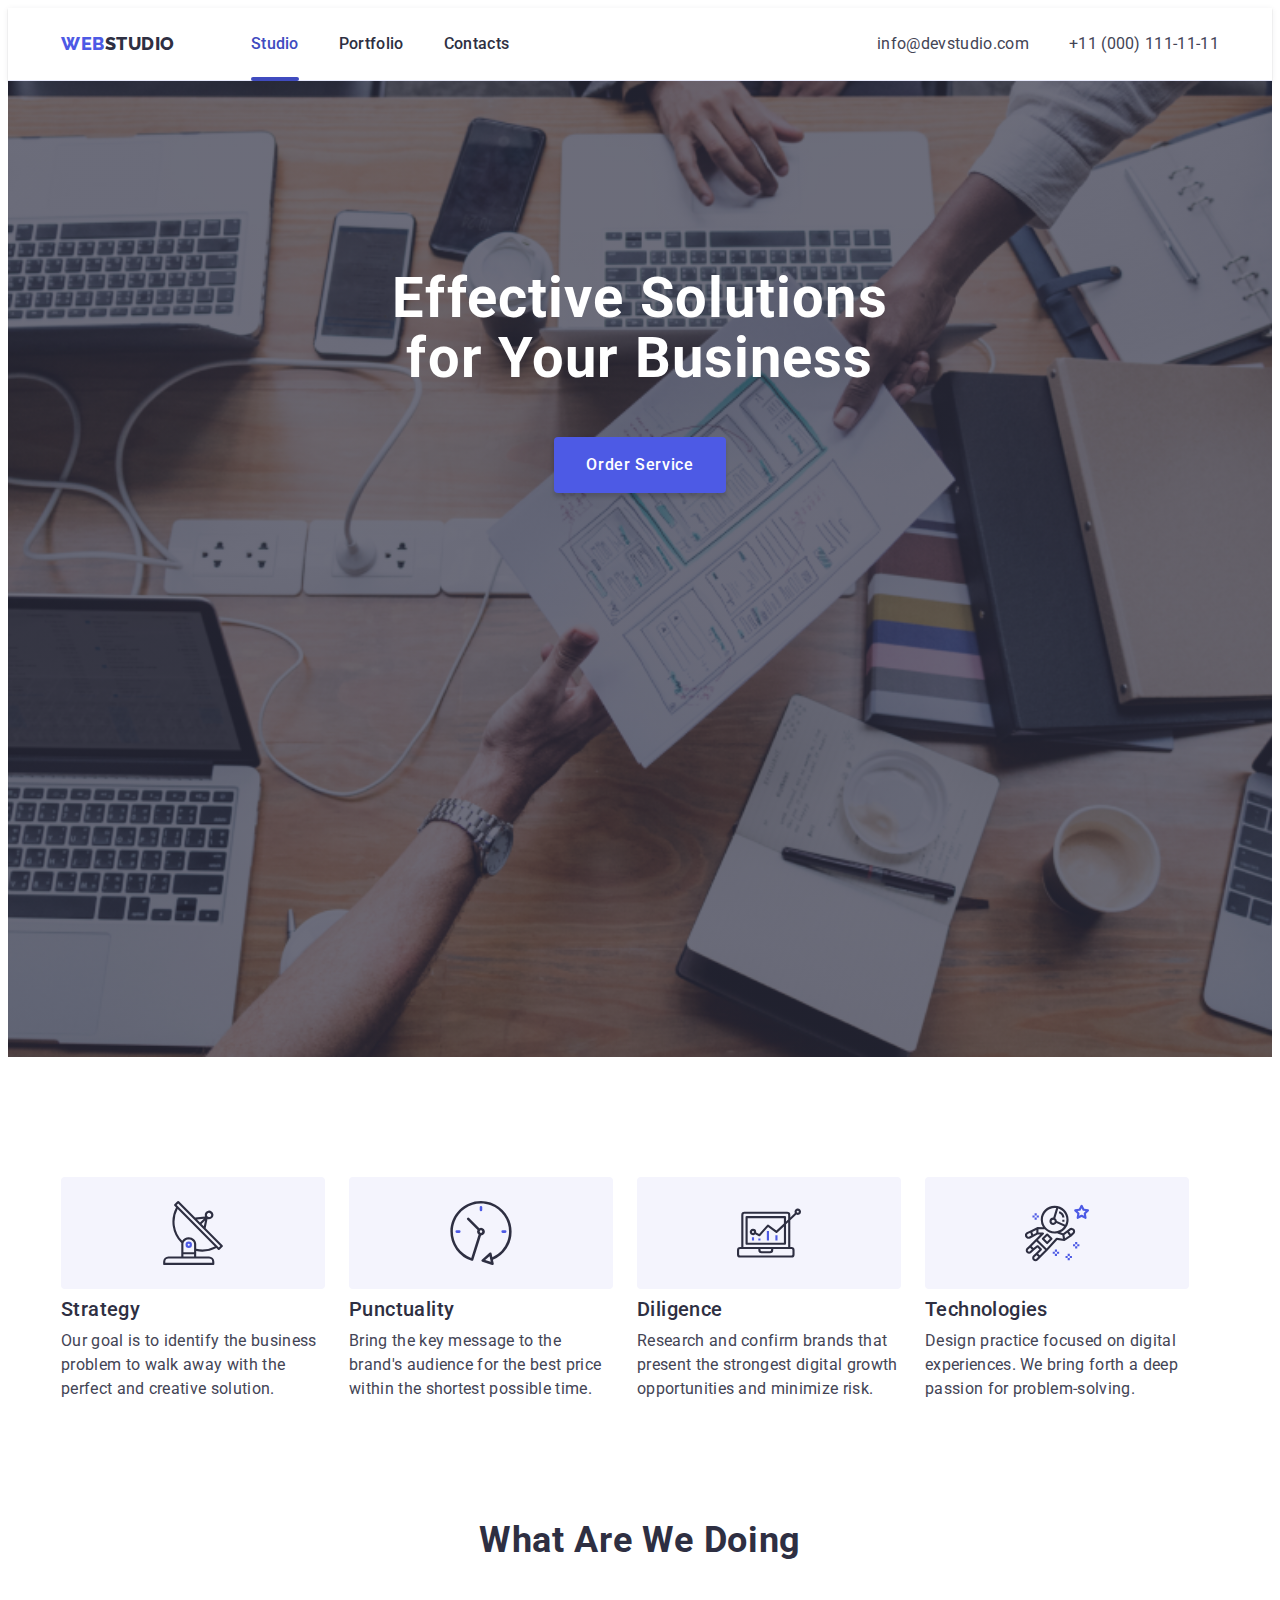
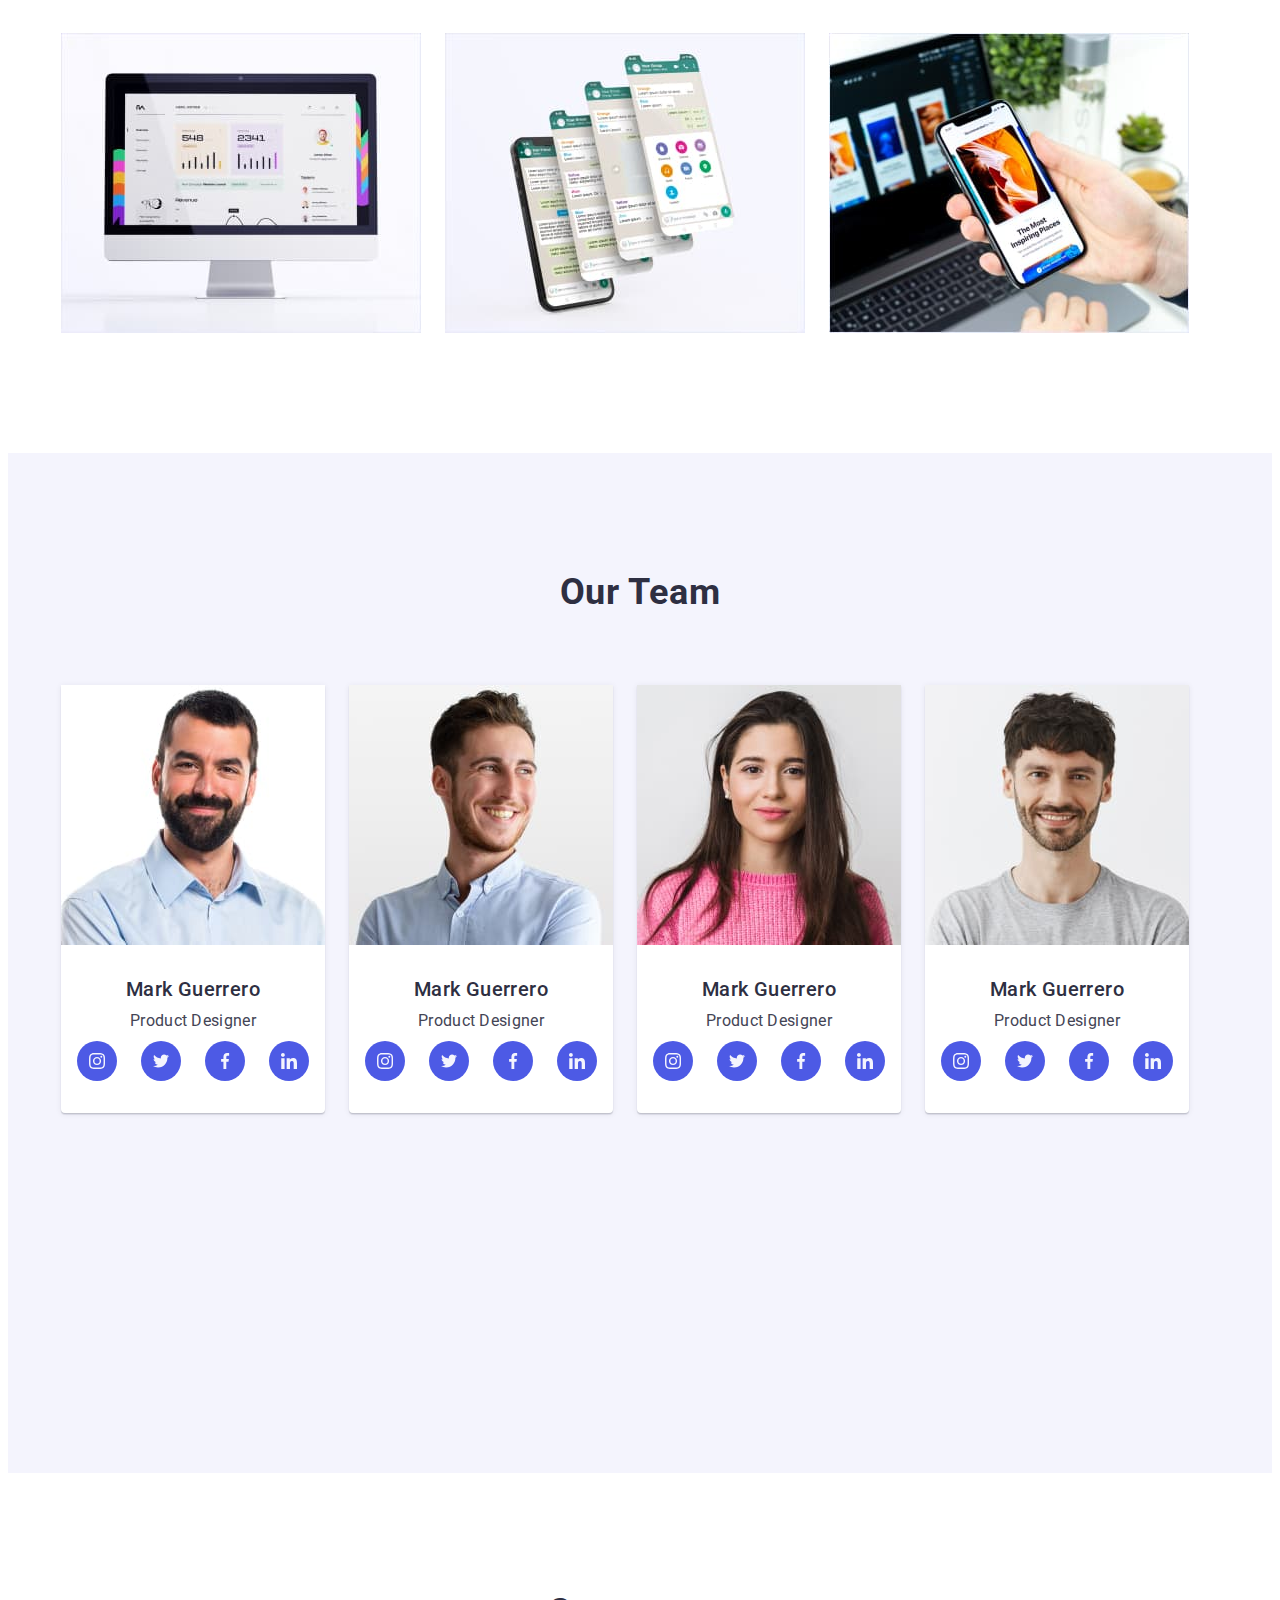
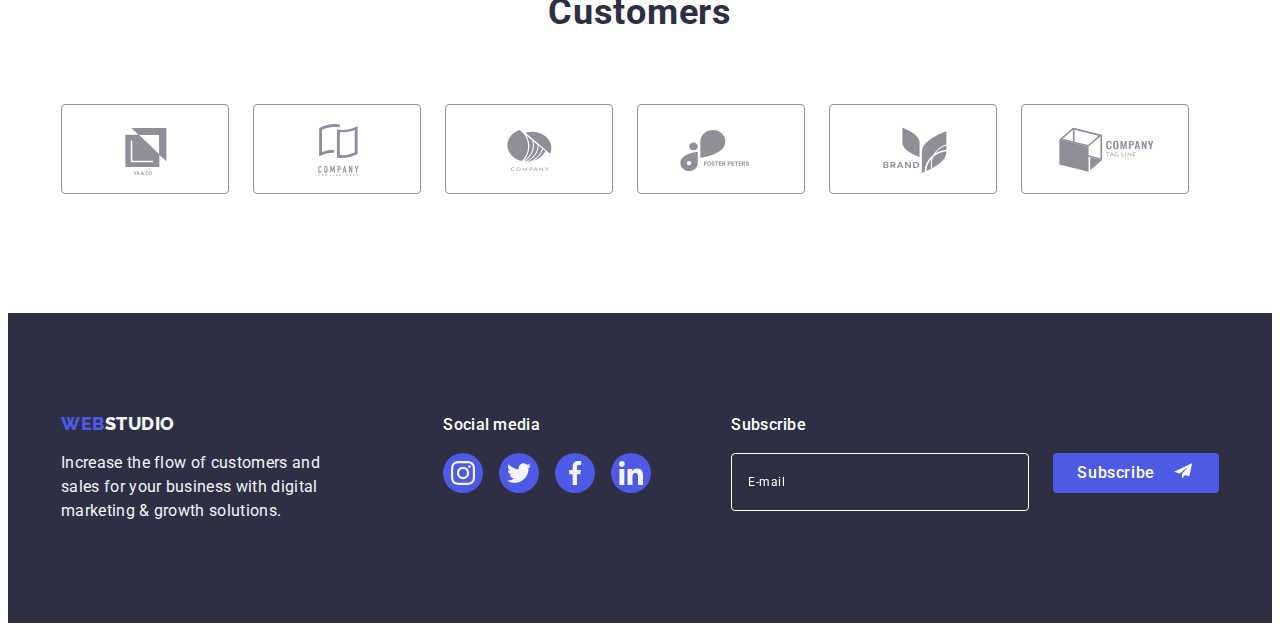
<file: index.html>
<!DOCTYPE html>
<html lang="en">
  <head>
    <meta charset="UTF-8" />
    <meta http-equiv="X-UA-Compatible" content="IE=edge" />
    <meta name="viewport" content="width=device-width, initial-scale=1.0" />
    <link rel="preconnect" href="https://fonts.googleapis.com" />
    <link rel="preconnect" href="https://fonts.gstatic.com" crossorigin />
    <link
      href="https://fonts.googleapis.com/css2?family=Raleway:wght@800&family=Roboto:wght@400;500;700;900&display=swap"
      rel="stylesheet"
    />
    <title>WebStudio</title>
    <link
      rel="stylesheet"
      href="https://cdnjs.cloudflare.com/ajax/libs/modern-normalize/2.0.0/modern-normalize.min.css"
      integrity="sha512-4xo8blKMVCiXpTaLzQSLSw3KFOVPWhm/TRtuPVc4WG6kUgjH6J03IBuG7JZPkcWMxJ5huwaBpOpnwYElP/m6wg=="
      crossorigin="anonymous"
      referrerpolicy="no-referrer"
    />
    <link rel="stylesheet" href="./css/styles.css" />
  </head>
  <body>
    <header class="header">
      <div class="container header-container">
        <nav class="header-navigation">
          <a class="logo heder-logo link" href="./index.html"
            >Web<span class="header-logo-part">Studio</span>
          </a>
          <ul class="header-menu list">
            <li class="header-menu-items">
              <a class="header-menu-link link current" href="./index.html"
                >Studio</a
              >
            </li>
            <li class="header-menu-items">
              <a class="header-menu-link link" href="./portfolio.html"
                >Portfolio</a
              >
            </li>
            <li class="header-menu-items">
              <a class="header-menu-link link" href="">Contacts</a>
            </li>
          </ul>
        </nav>
        <address class="header-contacts">
          <ul class="contacts-menu list">
            <li class="header-contacts-item">
              <a
                class="header-contacts-link link"
                href="mailto:info@devstudio.com"
                >info@devstudio.com</a
              >
            </li>
            <li class="header-contacts-item">
              <a class="header-contacts-link link" href="tel:+110001111111"
                >+11 (000) 111-11-11</a
              >
            </li>
          </ul>
        </address>
      </div>
    </header>
    <main>
      <section class="hero">
        <div class="container he ro-container">
          <h1 class="hero-title">Effective Solutions for Your Business</h1>
          <button class="hero-btn btn" type="button" data-modal-open>
            Order Service
          </button>
        </div>
      </section>

      <!-- Strategy -->

      <section class="strategy">
        <div class="container">
          <h2 class="visually-hidden">Advantage</h2>
          <ul class="advantage-list list">
            <li class="advantage-item">
              <div class="advantage-icons-block">
                <svg class="steategy-icons" width="64" height="64">
                  <use href="./images/icons.svg#icon-antenna"></use>
                </svg>
              </div>
              <h3 class="subtitle">Strategy</h3>
              <p class="advantage-text">
                Our goal is to identify the business problem to walk away with
                the perfect and creative solution.
              </p>
            </li>
            <li class="advantage-item">
              <div class="advantage-icons-block">
                <svg class="steategy-icons" width="64" height="64">
                  <use href="./images/icons.svg#icon-clock"></use>
                </svg>
              </div>
              <h3 class="subtitle">Punctuality</h3>
              <p class="advantage-text">
                Bring the key message to the brand's audience for the best price
                within the shortest possible time.
              </p>
            </li>
            <li class="advantage-item">
              <div class="advantage-icons-block">
                <svg class="steategy-icons" width="64" height="64">
                  <use href="./images/icons.svg#icon-diagram"></use>
                </svg>
              </div>
              <h3 class="subtitle">Diligence</h3>
              <p class="advantage-text">
                Research and confirm brands that present the strongest digital
                growth opportunities and minimize risk.
              </p>
            </li>
            <li class="advantage-item">
              <div class="advantage-icons-block">
                <svg class="steategy-icons" width="64" height="64">
                  <use href="./images/icons.svg#icon-astronaut"></use>
                </svg>
              </div>
              <h3 class="subtitle">Technologies</h3>
              <p class="advantage-text">
                Design practice focused on digital experiences. We bring forth a
                deep passion for problem-solving.
              </p>
            </li>
          </ul>
        </div>
      </section>

      <!--What are we doing  -->

      <section class="products">
        <div class="container">
          <h2 class="products-title">What are we doing</h2>
          <ul class="products-list list">
            <li class="products-item">
              <img
                src="./images/img1.jpg"
                alt="digital marketing"
                width="360"
                height="300"
              />
            </li>
            <li class="products-item">
              <img
                src="./images/img2.jpg"
                alt="application design"
                width="360"
                height="300"
              />
            </li>
            <li class="products-item">
              <img
                src="./images/img3.jpg"
                alt="plugin"
                width="360"
                height="300"
              />
            </li>
          </ul>
        </div>
      </section>

      <!-- Our team -->

      <section class="team">
        <div class="container team-container">
          <h2 class="team-title">Our Team</h2>
          <ul class="team-list list">
            <li class="team-item">
              <img
                src="./images/img4.jpg"
                alt="Product Designer photo"
                width="264"
                height="260"
              />
              <div class="card">
                <h3 class="subtitle">Mark Guerrero</h3>
                <p class="team-descr subtitle-descr">Product Designer</p>
                <ul class="social-icons-list list">
                  <li class="social-icons-item">
                    <a
                      class="social-icons-link link"
                      href=""
                      aria-label="instagram"
                      target="_blank"
                      rel="noopener noreferrer"
                    >
                      <svg class="social-icons" width="16" height="16">
                        <use href="./images/icons.svg#icon-instagram"></use>
                      </svg>
                    </a>
                  </li>
                  <li class="social-icons-item">
                    <a
                      class="social-icons-link link"
                      href=""
                      aria-label="instagram"
                      target="_blank"
                      rel="noopener noreferrer"
                    >
                      <svg class="social-icons" width="16" height="16">
                        <use href="./images/icons.svg#icon-twitter"></use>
                      </svg>
                    </a>
                  </li>
                  <li class="social-icons-item">
                    <a
                      class="social-icons-link link"
                      href=""
                      aria-label="instagram"
                      target="_blank"
                      rel="noopener noreferrer"
                    >
                      <svg class="social-icons" width="16" height="16">
                        <use href="./images/icons.svg#icon-facebook"></use>
                      </svg>
                    </a>
                  </li>
                  <li class="social-icons-item">
                    <a
                      class="social-icons-link link"
                      href=""
                      aria-label="instagram"
                      target="_blank"
                      rel="noopener noreferrer"
                    >
                      <svg class="social-icons" width="16" height="16">
                        <use href="./images/icons.svg#icon-linkedin"></use>
                      </svg>
                    </a>
                  </li>
                </ul>
              </div>
            </li>
            <li class="team-item">
              <img
                src="./images/img5.jpg"
                alt="rontend Developer photo"
                width="264"
                height="260"
              />
              <div class="card">
                <h3 class="subtitle">Mark Guerrero</h3>
                <p class="team-descr subtitle-descr">Product Designer</p>
                <ul class="social-icons-list list">
                  <li class="social-icons-item">
                    <a
                      class="social-icons-link link"
                      href=""
                      aria-label="instagram"
                      target="_blank"
                      rel="noopener noreferrer"
                    >
                      <svg class="social-icons" width="16" height="16">
                        <use href="./images/icons.svg#icon-instagram"></use>
                      </svg>
                    </a>
                  </li>
                  <li class="social-icons-item">
                    <a
                      class="social-icons-link link"
                      href=""
                      aria-label="instagram"
                      target="_blank"
                      rel="noopener noreferrer"
                    >
                      <svg class="social-icons" width="16" height="16">
                        <use href="./images/icons.svg#icon-twitter"></use>
                      </svg>
                    </a>
                  </li>
                  <li class="social-icons-item">
                    <a
                      class="social-icons-link link"
                      href=""
                      aria-label="instagram"
                      target="_blank"
                      rel="noopener noreferrer"
                    >
                      <svg class="social-icons" width="16" height="16">
                        <use href="./images/icons.svg#icon-facebook"></use>
                      </svg>
                    </a>
                  </li>
                  <li class="social-icons-item">
                    <a
                      class="social-icons-link link"
                      href=""
                      aria-label="instagram"
                      target="_blank"
                      rel="noopener noreferrer"
                    >
                      <svg class="social-icons" width="16" height="16">
                        <use href="./images/icons.svg#icon-linkedin"></use>
                      </svg>
                    </a>
                  </li>
                </ul>
              </div>
            </li>
            <li class="team-item">
              <img
                src="./images/img6.jpg"
                alt="Marketing photo"
                width="264"
                height="260"
              />
              <div class="card">
                <h3 class="subtitle">Mark Guerrero</h3>
                <p class="team-descr subtitle-descr">Product Designer</p>
                <ul class="social-icons-list list">
                  <li class="social-icons-item">
                    <a
                      class="social-icons-link link"
                      href=""
                      aria-label="instagram"
                      target="_blank"
                      rel="noopener noreferrer"
                    >
                      <svg class="social-icons" width="16" height="16">
                        <use href="./images/icons.svg#icon-instagram"></use>
                      </svg>
                    </a>
                  </li>
                  <li class="social-icons-item">
                    <a
                      class="social-icons-link link"
                      href=""
                      aria-label="instagram"
                      target="_blank"
                      rel="noopener noreferrer"
                    >
                      <svg class="social-icons" width="16" height="16">
                        <use href="./images/icons.svg#icon-twitter"></use>
                      </svg>
                    </a>
                  </li>
                  <li class="social-icons-item">
                    <a
                      class="social-icons-link link"
                      href=""
                      aria-label="instagram"
                      target="_blank"
                      rel="noopener noreferrer"
                    >
                      <svg class="social-icons" width="16" height="16">
                        <use href="./images/icons.svg#icon-facebook"></use>
                      </svg>
                    </a>
                  </li>
                  <li class="social-icons-item">
                    <a
                      class="social-icons-link link"
                      href=""
                      aria-label="instagram"
                      target="_blank"
                      rel="noopener noreferrer"
                    >
                      <svg class="social-icons" width="16" height="16">
                        <use href="./images/icons.svg#icon-linkedin"></use>
                      </svg>
                    </a>
                  </li>
                </ul>
              </div>
            </li>
            <li class="team-item">
              <img
                src="./images/img7.jpg"
                alt="UI Designer photo"
                width="264"
                height="260"
              />
              <div class="card">
                <h3 class="subtitle">Mark Guerrero</h3>
                <p class="team-descr subtitle-descr">Product Designer</p>
                <ul class="social-icons-list list">
                  <li class="social-icons-item">
                    <a
                      class="social-icons-link link"
                      href=""
                      aria-label="instagram"
                      target="_blank"
                      rel="noopener noreferrer"
                    >
                      <svg class="social-icons" width="16" height="16">
                        <use href="./images/icons.svg#icon-instagram"></use>
                      </svg>
                    </a>
                  </li>
                  <li class="social-icons-item">
                    <a
                      class="social-icons-link link"
                      href=""
                      aria-label="instagram"
                      target="_blank"
                      rel="noopener noreferrer"
                    >
                      <svg class="social-icons" width="16" height="16">
                        <use href="./images/icons.svg#icon-twitter"></use>
                      </svg>
                    </a>
                  </li>
                  <li class="social-icons-item">
                    <a
                      class="social-icons-link link"
                      href=""
                      aria-label="instagram"
                      target="_blank"
                      rel="noopener noreferrer"
                    >
                      <svg class="social-icons" width="16" height="16">
                        <use href="./images/icons.svg#icon-facebook"></use>
                      </svg>
                    </a>
                  </li>
                  <li class="social-icons-item">
                    <a
                      class="social-icons-link link"
                      href=""
                      aria-label="instagram"
                      target="_blank"
                      rel="noopener noreferrer"
                    >
                      <svg class="social-icons" width="16" height="16">
                        <use href="./images/icons.svg#icon-linkedin"></use>
                      </svg>
                    </a>
                  </li>
                </ul>
              </div>
            </li>
          </ul>
        </div>
      </section>

      <section class="customers">
        <div class="container customers-container">
          <h2 class="customers-title">Customers</h2>
          <ul class="customers-list list">
            <li class="customers-item">
              <a href="" class="customers-link link">
                <svg class="customers-icons" width="104" height="56">
                  <use href="./images/icons.svg#icon-cus-icon-1"></use>
                </svg>
              </a>
            </li>
            <li class="customers-item">
              <a href="" class="customers-link link">
                <svg class="customers-icons" width="104" height="56">
                  <use href="./images/icons.svg#icon-cus-icon-2"></use>
                </svg>
              </a>
            </li>
            <li class="customers-item">
              <a href="" class="customers-link link">
                <svg class="customers-icons" width="104" height="56">
                  <use href="./images/icons.svg#icon-cus-icon-3"></use>
                </svg>
              </a>
            </li>
            <li class="customers-item">
              <a href="" class="customers-link link">
                <svg class="customers-icons" width="104" height="56">
                  <use href="./images/icons.svg#icon-cus-icon-4"></use>
                </svg>
              </a>
            </li>
            <li class="customers-item">
              <a href="" class="customers-link link">
                <svg class="customers-icons" width="104" height="56">
                  <use href="./images/icons.svg#icon-cus-icon-5"></use>
                </svg>
              </a>
            </li>
            <li class="customers-item">
              <a href="" class="customers-link link">
                <svg class="customers-icons" width="104" height="56">
                  <use href="./images/icons.svg#icon-cus-icon-6"></use>
                </svg>
              </a>
            </li>
          </ul>
        </div>
      </section>
    </main>

    <footer class="footer">
      <div class="container footer-container">
        <div class="footer-descr">
          <a class="logo footer-logo link" href="./index.html"
            >Web<span class="footer-logo-part">Studio</span>
          </a>
          <p class="footer-text">
            Increase the flow of customers and sales for your business with
            digital marketing & growth solutions.
          </p>
        </div>
        <div class="footer-social">
          <p class="footer-subtitle">Social media</p>
          <ul class="social-icons-list footer-social-list list">
            <li class="social-icons-item">
              <a
                class="social-icons-link footer-icons link"
                href=""
                aria-label="instagram"
                target="_blank"
                rel="noopener noreferrer"
              >
                <svg class="social-icons" width="24" height="24">
                  <use href="./images/icons.svg#icon-instagram"></use>
                </svg>
              </a>
            </li>
            <li class="social-icons-item">
              <a
                class="social-icons-link footer-icons link"
                href=""
                aria-label="instagram"
                target="_blank"
                rel="noopener noreferrer"
              >
                <svg class="social-icons" width="24" height="24">
                  <use href="./images/icons.svg#icon-twitter"></use>
                </svg>
              </a>
            </li>
            <li class="social-icons-item">
              <a
                class="social-icons-link footer-icons link"
                href=""
                aria-label="instagram"
                target="_blank"
                rel="noopener noreferrer"
              >
                <svg class="social-icons" width="24" height="24">
                  <use href="./images/icons.svg#icon-facebook"></use>
                </svg>
              </a>
            </li>
            <li class="social-icons-item">
              <a
                class="social-icons-link footer-icons link"
                href=""
                aria-label="instagram"
                target="_blank"
                rel="noopener noreferrer"
              >
                <svg class="social-icons" width="24" height="24">
                  <use href="./images/icons.svg#icon-linkedin"></use>
                </svg>
              </a>
            </li>
          </ul>
        </div>
        <div class="footer-form">
          <p class="footer-subtitle">Subscribe</p>
          <form class="subscribe-form">
            <label
              for="footer-email"
              aria-label="footer-email"
              class="footer-label"
              ><input
                type="email"
                name="footer-email"
                id="footer-email"
                placeholder="E-mail"
                class="footer-input"
            /></label>
            <button type="submit" class="btn footer-btn">
              Subscribe<svg class="btn-icon" width="24" height="24">
                <use href="./images/icons.svg#icon-frame"></use>
              </svg>
            </button>
          </form>
        </div>
      </div>
    </footer>
    <div class="backdrop is-hidden" data-modal>
      <div class="modal">
        <button class="btn modal-btn" type="submit" data-modal-close>
          <svg class="modal-icon" width="8" height="8">
            <use href="./images/icons.svg#icon-close-black"></use>
          </svg>
        </button>
        <p class="modal-title">Leave your contacts and we will call you back</p>
        <form class="modal-form">
          <div class="form-block">
            <label for="user-name" class="modal-label">Name</label>
            <div class="input-wrap">
              <input
                type="text"
                name="user-name"
                id="user-name"
                class="modal-input"
              />
              <svg class="input-icons" width="18" height="24">
                <use href="./images/icons.svg#icon-person"></use>
              </svg>
            </div>
          </div>
          <div class="form-block">
            <label for="phone" class="modal-label">Phone</label>
            <div class="input-wrap">
              <input
                type="tel"
                name="user-phone"
                id="phone"
                class="modal-input"
              />
              <svg class="input-icons" width="18" height="24">
                <use href="./images/icons.svg#icon-phone"></use>
              </svg>
            </div>
          </div>
          <div class="form-block">
            <label for="user-email" class="modal-label">Email</label>
            <div class="input-wrap">
              <input
                type="email"
                name="user-email"
                id="user-email"
                class="modal-input"
              />
              <svg class="input-icons" width="18" height="24">
                <use href="./images/icons.svg#icon-email"></use>
              </svg>
            </div>
          </div>
          <div class="form-textarea">
            <label for="user-comment" class="modal-label">Comment</label>
            <textarea
              class="coments"
              name="user-comment"
              id="user-comment"
              placeholder="Text input"
            ></textarea>
          </div>
          <div class="check-block">
            <input
              type="checkbox"
              name="user-privacy"
              id="user-privacy"
              class="input-check visually-hidden"
              value="true"
            />
            <label for="user-privacy" class="check-text"
              ><span class="check-span">
                <svg class="check-icons" width="10" height="8">
                  <use href="./images/icons.svg#icon-checkbox"></use>
                </svg>
              </span>
              I accept the terms and conditions of the&#32;
              <a class="link" href="">Privacy Policy</a></label
            >
          </div>
          <button class="btn form-btn" type="submit">Send</button>
        </form>
      </div>
    </div>
    <script src="./js/modal.js"></script>
  </body>
</html>
</file>
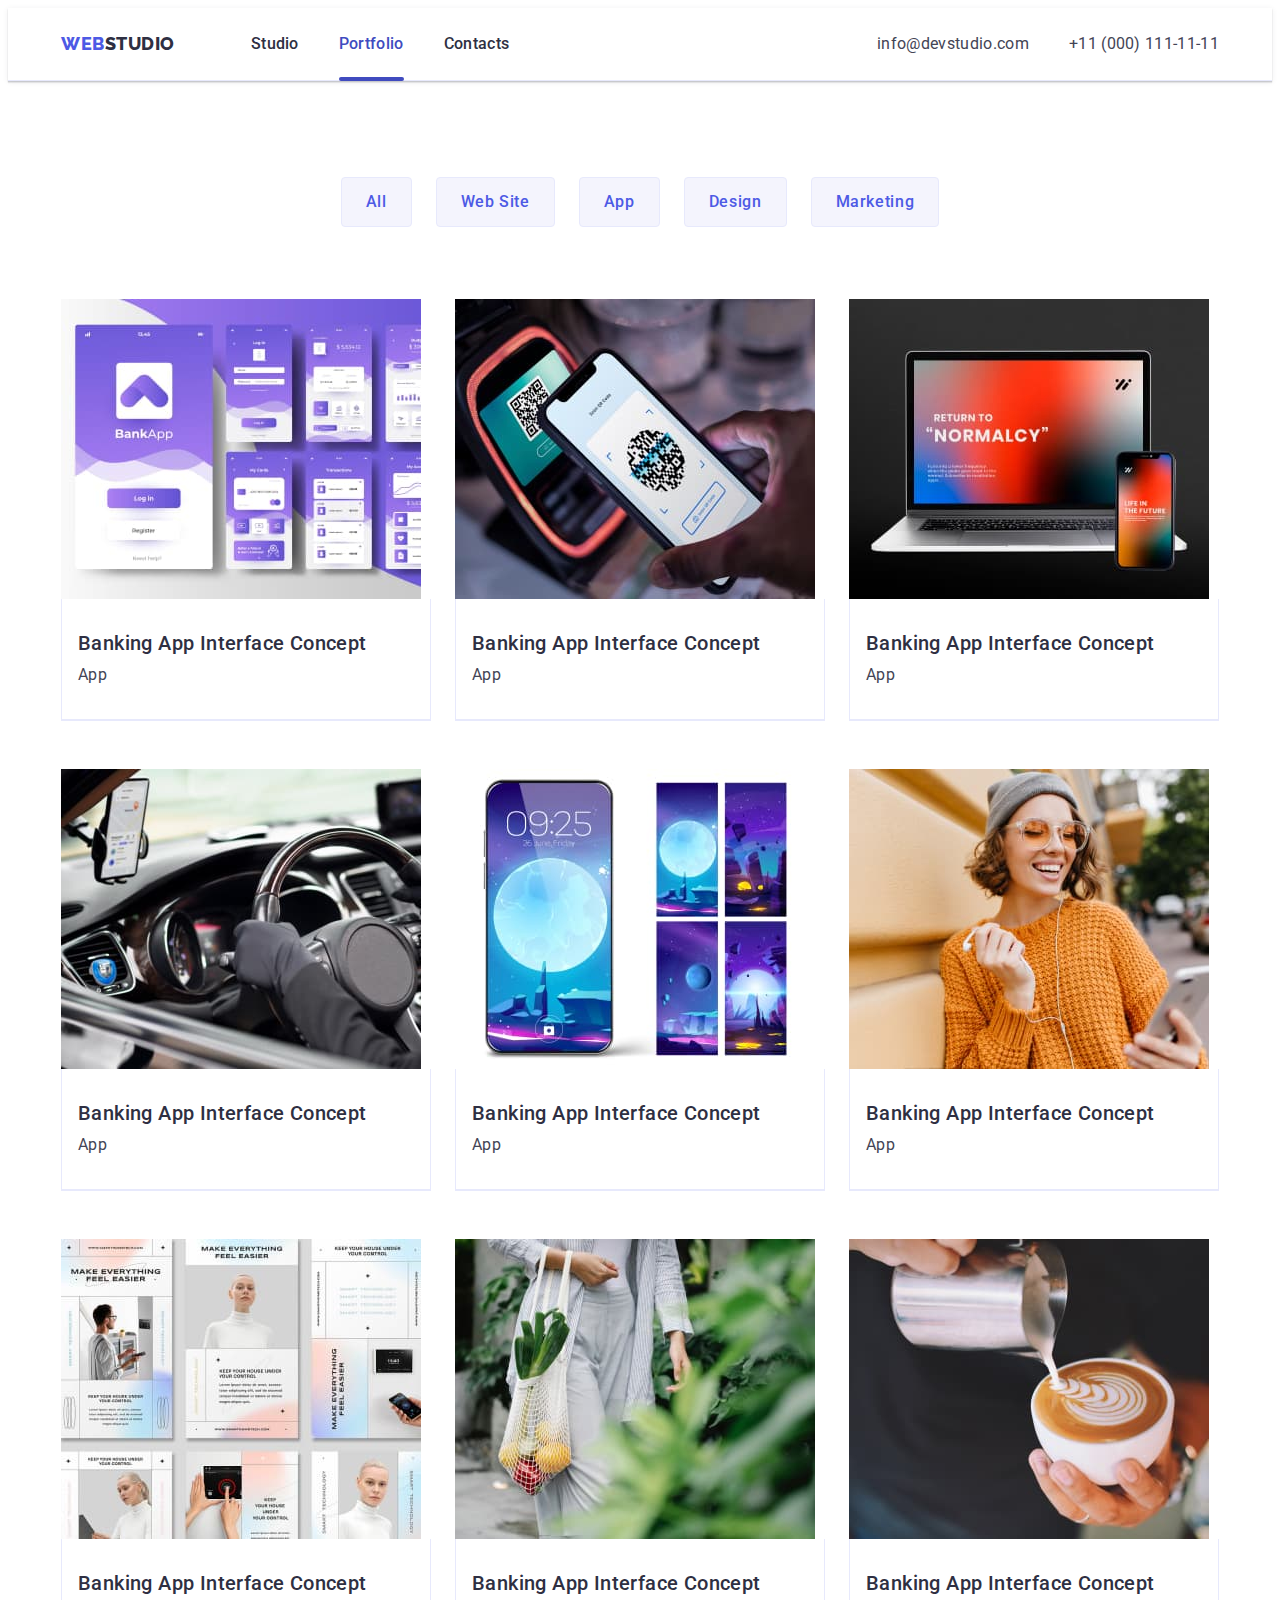
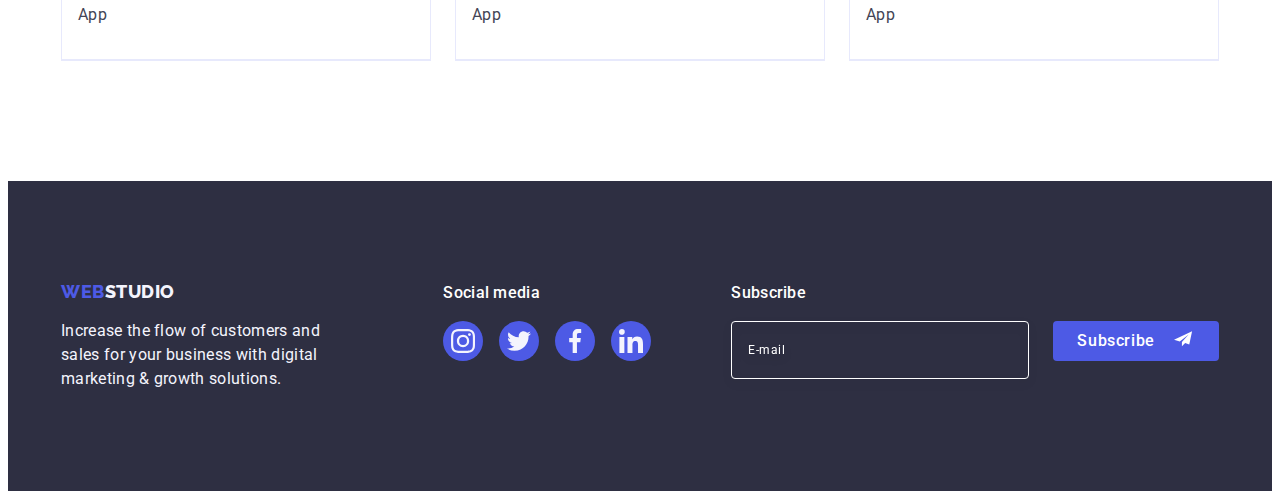
<file: portfolio.html>
<!DOCTYPE html>
<html lang="en">
  <head>
    <meta charset="UTF-8" />
    <meta http-equiv="X-UA-Compatible" content="IE=edge" />
    <meta name="viewport" content="width=device-width, initial-scale=1.0" />
    <link rel="preconnect" href="https://fonts.googleapis.com" />
    <link rel="preconnect" href="https://fonts.gstatic.com" crossorigin />
    <link
      href="https://fonts.googleapis.com/css2?family=Raleway:wght@800&family=Roboto:wght@400;500;700;900&display=swap"
      rel="stylesheet"
    />
    <title>WebStudio</title>
    <link
      rel="stylesheet"
      href="https://cdnjs.cloudflare.com/ajax/libs/modern-normalize/2.0.0/modern-normalize.min.css"
      integrity="sha512-4xo8blKMVCiXpTaLzQSLSw3KFOVPWhm/TRtuPVc4WG6kUgjH6J03IBuG7JZPkcWMxJ5huwaBpOpnwYElP/m6wg=="
      crossorigin="anonymous"
      referrerpolicy="no-referrer"
    />
    <link rel="stylesheet" href="./css/styles.css" />
  </head>
  <body>
    <header class="header">
      <div class="container header-container">
        <nav class="header-navigation">
          <a class="logo heder-logo link" href="./index.html"
            >Web<span class="header-logo-part">Studio</span>
          </a>
          <ul class="header-menu list">
            <li class="header-menu-items">
              <a class="header-menu-link link" href="./index.html">Studio</a>
            </li>
            <li class="header-menu-items">
              <a class="header-menu-link current link" href="./portfolio.html"
                >Portfolio</a
              >
            </li>
            <li class="header-menu-items">
              <a class="header-menu-link link" href="">Contacts</a>
            </li>
          </ul>
        </nav>
        <address class="header-contacts">
          <ul class="contacts-menu list">
            <li class="header-contacts-item">
              <a
                class="header-contacts-link link"
                href="mailto:info@devstudio.com"
                >info@devstudio.com</a
              >
            </li>
            <li class="header-contacts-item">
              <a class="header-contacts-link link" href="tel:+110001111111"
                >+11 (000) 111-11-11</a
              >
            </li>
          </ul>
        </address>
      </div>
    </header>
    <main>
      <section class="filter">
        <div class="container">
          <h1 class="visually-hidden">Hero</h1>
          <ul class="portfolio-filter list">
            <li class="portfolio-filter-item">
              <button class="btn btn-portfolio" type="button">All</button>
            </li>
            <li class="portfolio-filter-item">
              <button class="btn btn-portfolio" type="button">Web Site</button>
            </li>
            <li class="portfolio-filter-item">
              <button class="btn btn-portfolio" type="button">App</button>
            </li>
            <li class="portfolio-filter-item">
              <button class="btn btn-portfolio" type="button">Design</button>
            </li>
            <li class="portfolio-filter-item">
              <button class="btn btn-portfolio" type="button">Marketing</button>
            </li>
          </ul>

          <ul class="content-menu list">
            <li class="content-item">
              <a class="content-link link" href="">
                <div class="portfolio-cover">
                  <img
                    src="./images/img-prtf-1.jpg"
                    alt="mobile design"
                    width="360"
                    height="300"
                  />
                  <p class="portfolio-cover-text">
                    14 Stylish and User-Friendly App Design Concepts · Task
                    Manager App · Calorie Tracker App · Exotic Fruit Ecommerce
                    App · Cloud Storage App
                  </p>
                </div>
                <div class="portfolio-card">
                  <h2 class="subtitle">Banking App Interface Concept</h2>
                  <p class="subtitle-descr">App</p>
                </div></a
              >
            </li>
            <li class="content-item">
              <a class="content-link link" href="">
                <div class="portfolio-cover">
                  <img
                    src="./images/img-prtf-2.jpg"
                    alt="mobile interface"
                    width="360"
                    height="300"
                  />
                  <p class="portfolio-cover-text">
                    14 Stylish and User-Friendly App Design Concepts · Task
                    Manager App · Calorie Tracker App · Exotic Fruit Ecommerce
                    App · Cloud Storage App
                  </p>
                </div>
                <div class="portfolio-card">
                  <h2 class="subtitle">Banking App Interface Concept</h2>
                  <p class="subtitle-descr">App</p>
                </div></a
              >
            </li>
            <li class="content-item">
              <a class="content-link link" href="">
                <div class="portfolio-cover">
                  <img
                    src="./images/img-prtf-3.jpg"
                    alt="computer"
                    width="360"
                    height="300"
                  />
                  <p class="portfolio-cover-text">
                    14 Stylish and User-Friendly App Design Concepts · Task
                    Manager App · Calorie Tracker App · Exotic Fruit Ecommerce
                    App · Cloud Storage App
                  </p>
                </div>
                <div class="portfolio-card">
                  <h2 class="subtitle">Banking App Interface Concept</h2>
                  <p class="subtitle-descr">App</p>
                </div></a
              >
            </li>
            <li class="content-item">
              <a class="content-link link" href="">
                <div class="portfolio-cover">
                  <img
                    src="./images/img-prtf-4.jpg"
                    alt="car"
                    width="360"
                    height="300"
                  />
                  <p class="portfolio-cover-text">
                    14 Stylish and User-Friendly App Design Concepts · Task
                    Manager App · Calorie Tracker App · Exotic Fruit Ecommerce
                    App · Cloud Storage App
                  </p>
                </div>
                <div class="portfolio-card">
                  <h2 class="subtitle">Banking App Interface Concept</h2>
                  <p class="subtitle-descr">App</p>
                </div></a
              >
            </li>
            <li class="content-item">
              <a class="content-link link" href="">
                <div class="portfolio-cover">
                  <img
                    src="./images/img-prtf-5.jpg"
                    alt="mobile design"
                    width="360"
                    height="300"
                  />
                  <p class="portfolio-cover-text">
                    14 Stylish and User-Friendly App Design Concepts · Task
                    Manager App · Calorie Tracker App · Exotic Fruit Ecommerce
                    App · Cloud Storage App
                  </p>
                </div>
                <div class="portfolio-card">
                  <h2 class="subtitle">Banking App Interface Concept</h2>
                  <p class="subtitle-descr">App</p>
                </div></a
              >
            </li>
            <li class="content-item">
              <a class="content-link link" href="">
                <div class="portfolio-cover">
                  <img
                    src="./images/img-prtf-6.jpg"
                    alt="girl listen music"
                    width="360"
                    height="300"
                  />
                  <p class="portfolio-cover-text">
                    14 Stylish and User-Friendly App Design Concepts · Task
                    Manager App · Calorie Tracker App · Exotic Fruit Ecommerce
                    App · Cloud Storage App
                  </p>
                </div>
                <div class="portfolio-card">
                  <h2 class="subtitle">Banking App Interface Concept</h2>
                  <p class="subtitle-descr">App</p>
                </div></a
              >
            </li>
            <li class="content-item">
              <a class="content-link link" href="">
                <div class="portfolio-cover">
                  <img
                    src="./images/img-prtf-7.jpg"
                    alt="design maket"
                    width="360"
                    height="300"
                  />
                  <p class="portfolio-cover-text">
                    14 Stylish and User-Friendly App Design Concepts · Task
                    Manager App · Calorie Tracker App · Exotic Fruit Ecommerce
                    App · Cloud Storage App
                  </p>
                </div>
                <div class="portfolio-card">
                  <h2 class="subtitle">Banking App Interface Concept</h2>
                  <p class="subtitle-descr">App</p>
                </div></a
              >
            </li>
            <li class="content-item">
              <a class="content-link link" href="">
                <div class="portfolio-cover">
                  <img
                    src="./images/img-prtf-8.jpg"
                    alt="food"
                    width="360"
                    height="300"
                  />
                  <p class="portfolio-cover-text">
                    14 Stylish and User-Friendly App Design Concepts · Task
                    Manager App · Calorie Tracker App · Exotic Fruit Ecommerce
                    App · Cloud Storage App
                  </p>
                </div>
                <div class="portfolio-card">
                  <h2 class="subtitle">Banking App Interface Concept</h2>
                  <p class="subtitle-descr">App</p>
                </div></a
              >
            </li>
            <li class="content-item">
              <a class="content-link link" href="">
                <div class="portfolio-cover">
                  <img
                    src="./images/img-prtf-9.jpg"
                    alt="coffee"
                    width="360"
                    height="300"
                  />
                  <p class="portfolio-cover-text">
                    14 Stylish and User-Friendly App Design Concepts · Task
                    Manager App · Calorie Tracker App · Exotic Fruit Ecommerce
                    App · Cloud Storage App
                  </p>
                </div>
                <div class="portfolio-card">
                  <h2 class="subtitle">Banking App Interface Concept</h2>
                  <p class="subtitle-descr">App</p>
                </div></a
              >
            </li>
          </ul>
        </div>
      </section>
    </main>

    <footer class="footer">
      <div class="container footer-container">
        <div class="footer-descr">
          <a class="logo footer-logo link" href="./index.html"
            >Web<span class="footer-logo-part">Studio</span>
          </a>
          <p class="footer-text">
            Increase the flow of customers and sales for your business with
            digital marketing & growth solutions.
          </p>
        </div>
        <div class="footer-social">
          <p class="footer-subtitle">Social media</p>
          <ul class="social-icons-list footer-social-list list">
            <li class="social-icons-item">
              <a
                class="social-icons-link footer-icons link"
                href=""
                aria-label="instagram"
                target="_blank"
                rel="noopener noreferrer"
              >
                <svg class="social-icons" width="24" height="24">
                  <use href="./images/icons.svg#icon-instagram"></use>
                </svg>
              </a>
            </li>
            <li class="social-icons-item">
              <a
                class="social-icons-link footer-icons link"
                href=""
                aria-label="instagram"
                target="_blank"
                rel="noopener noreferrer"
              >
                <svg class="social-icons" width="24" height="24">
                  <use href="./images/icons.svg#icon-twitter"></use>
                </svg>
              </a>
            </li>
            <li class="social-icons-item">
              <a
                class="social-icons-link footer-icons link"
                href=""
                aria-label="instagram"
                target="_blank"
                rel="noopener noreferrer"
              >
                <svg class="social-icons" width="24" height="24">
                  <use href="./images/icons.svg#icon-facebook"></use>
                </svg>
              </a>
            </li>
            <li class="social-icons-item">
              <a
                class="social-icons-link footer-icons link"
                href=""
                aria-label="instagram"
                target="_blank"
                rel="noopener noreferrer"
              >
                <svg class="social-icons" width="24" height="24">
                  <use href="./images/icons.svg#icon-linkedin"></use>
                </svg>
              </a>
            </li>
          </ul>
        </div>
        <div class="footer-form">
          <p class="footer-subtitle">Subscribe</p>
          <form class="subscribe-form">
            <label
              for="footer-email"
              aria-label="footer-email"
              class="footer-label"
              ><input
                type="email"
                name="footer-email"
                id="footer-email"
                placeholder="E-mail"
                class="footer-input"
            /></label>
            <button type="submit" class="btn footer-btn">
              Subscribe<svg class="btn-icon" width="24" height="24">
                <use href="./images/icons.svg#icon-frame"></use>
              </svg>
            </button>
          </form>
        </div>
      </div>
    </footer>
  </body>
</html>
</file>
<file: css/styles.css>
:root {
  --valhalla-color: #2e2f42;
  --royal-blue-color: #4d5ae5;
  --gun-powder-color: #434455;
  --white-color: #ffffff;
  --ghost-white-color: #f4f4fd;
  --free-speech-blue: #404bbf;
  --dark-grayish-blue: #8e9099;
  --border-color: #e7e9fc;
  --mainly-blue: #8e8f99;
  --transition: 250ms;
  --transition-s: 250ms cubic-bezier(0.4, 0, 0.2, 1);
}

body {
  font-family: "Roboto", sans-serif;
  color: var(--gun-powder-color);
  background-color: var(--white-color);
}

p,
h1,
h2,
h3,
h4,
h5,
h6 {
  margin-top: 0;
  margin-bottom: 0;
}

ul {
  list-style-type: none;
  margin-top: 0;
  margin-bottom: 0;
  padding-left: 0;
}

img {
  display: block;
}

input {
  font-family: inherit;
}

.logo {
  font-family: "Raleway", sans-serif;
  font-weight: 800;
  font-size: 18px;
  line-height: 1.17;
  letter-spacing: 0.03em;
  color: var(--royal-blue-color);
  text-transform: uppercase;
}

.btn {
  font-family: "Roboto", sans-serif;
  font-weight: 500;
  font-size: 16px;
  line-height: 1.5;
  letter-spacing: 0.04em;
  color: var(--royal-blue-color);
  background: var(--ghost-white-color);
  cursor: pointer;
  border-radius: 4px;
  display: block;
  transition: color var(--transition) cubic-bezier(0.4, 0, 0.2, 1) linear;
}
.btn:focus,
.btn:hover {
  color: var(--white-color);
  background-color: var(--free-speech-blue);
  transition: transform var(--transition) cubic-bezier(0.4, 0, 0.2, 1);
}

.subtitle {
  font-weight: 500;
  font-size: 20px;
  line-height: 1.2;
  letter-spacing: 0.02em;
  color: var(--valhalla-color);
  margin-bottom: 8px;
}

.subtitle-descr {
  font-size: 16px;
  line-height: 1.5;
  letter-spacing: 0.02em;
  color: var(--gun-powder-color);
}

.link {
  text-decoration: none;
}
.list {
  text-decoration: none;
  list-style: none;
}

.container {
  width: 100%;
  max-width: 1158px;
  padding: 0 15px;
  margin: 0 auto;
}

/********************************* section heder **********************************/

.header {
  border-bottom: 1px solid #e7e9fc;
  box-shadow: 0px 2px 1px rgba(46, 47, 66, 0.08),
    0px 1px 1px rgba(46, 47, 66, 0.16), 0px 1px 6px rgba(46, 47, 66, 0.08);
}

.header-container {
  display: flex;
  height: 72px;
}

.header-navigation {
  display: flex;
  align-items: center;
  margin-right: auto;
  transition: color 250ms cubic-bezier(0.4, 0, 0.2, 1);
}

.header-menu {
  display: flex;
  gap: 40px;
}

.header-menu .list {
}

.header-menu-link {
  font-weight: 500;
  font-size: 16px;
  line-height: 1.5;
  letter-spacing: 0.02em;
  color: var(--valhalla-color);
  display: block;
  padding: 24px 0;
  transition: color 250ms cubic-bezier(0.4, 0, 0.2, 1);
}

.header-menu-link:hover,
.header-menu-link:focus {
  color: var(--free-speech-blue);
}

.current {
  position: relative;
  color: #404bbf;
}

.current::after {
  content: "";
  position: absolute;
  left: 0;
  bottom: -1px;
  width: 100%;
  height: 4px;
  border-radius: 2px;
  background-color: var(--free-speech-blue);
}

.header-logo-part {
  font-weight: 800;
  font-size: 18px;
  line-height: 1.16;
  letter-spacing: 0.03em;
  color: var(--valhalla-color);
}

.heder-logo {
  margin-right: 76px;
}

.header-contacts {
  font-style: normal;
  display: flex;
  align-items: center;
}

.contacts-menu {
  display: flex;
  align-items: center;
  margin-left: auto;
  gap: 40px;
}

.header-contacts-link:hover,
.header-contacts-link:focus {
  color: var(--free-speech-blue);
}
.header-contacts-link {
  font-size: 16px;
  line-height: 1.5;
  letter-spacing: 0.02em;
  color: var(--gun-powder-color);
  transition: color 250ms cubic-bezier(0.4, 0, 0.2, 1);
}

/********************************* section hero **********************************/

.hero {
  padding: 188px 0;
  height: 600px;
  margin: auto;
  background-color: var(--valhalla-color);
  background-image: linear-gradient(
      rgba(46, 47, 66, 0.7),
      rgba(46, 47, 66, 0.7)
    ),
    url(../images/hero-bg.jpg);
  max-width: 1440px;
  background-repeat: no-repeat;
  background-position: center;
  background-size: cover;
}

.hero-container {
  text-align: center;
}

.hero-title {
  font-size: 56px;
  line-height: 1.07;
  letter-spacing: 0.02em;
  color: var(--white-color);
  max-width: 496px;
  margin: 0 auto 48px;
  text-align: center;
}
.hero-btn {
  min-width: 169px;
  margin: 0 auto;
  padding: 16px 32px;
  background-color: var(--royal-blue-color);
  font-family: inherit;
  color: var(--white-color);
  border: none;
  box-shadow: 0px 4px 4px rgba(0, 0, 0, 0.15);
  transition: background-color var(--transition) cubic-bezier(0.4, 0, 0.2, 1);
}
/********************************* section strategy **********************************/
.visually-hidden {
  position: absolute;
  width: 1px;
  height: 1px;
  margin: -1px;
  border: 0;
  padding: 0;
  white-space: nowrap;
  clip-path: inset(100%);
  clip: rect(0 0 0 0);
  overflow: hidden;
}

.strategy {
  padding: 120px 0;
}

.advantage-list {
  display: flex;
  gap: 24px;
}
.advantage-item {
  max-width: 264px;
}

.advantage-icons-block {
  content: "";
  width: 264px;
  height: 112px;
  background: var(--ghost-white-color);
  border-radius: 4px;
  margin-bottom: 8px;
  display: flex;
  align-items: center;
  justify-content: center;
}

.advantage-text {
  font-size: 16px;
  line-height: 1.5;
  letter-spacing: 0.02em;
  color: var(--gun-powder-color);
}
/********************************* section What we are doing **********************************/
.products {
  padding-bottom: 120px;
}
.products-title {
  font-size: 36px;
  line-height: 1.11;
  letter-spacing: 0.02em;
  color: var(--valhalla-color);
  text-align: center;
  text-transform: capitalize;
  margin-bottom: 72px;
}
.products-list {
  display: flex;
  gap: 24px;
}

.products-item {
  background-color: var(--white-color);
  max-width: calc((100% - 48px) / 3);
}

/********************************* section team **********************************/

.team {
  padding: 120px 0;
  height: 780px;
  text-align: center;
  background-color: var(--ghost-white-color);
}

.team-container {
}

.team-title {
  font-size: 36px;
  line-height: 1.11;
  letter-spacing: 0.02em;
  color: var(--valhalla-color);
  text-transform: capitalize;
  margin-bottom: 72px;
}
.team-list {
  display: flex;
  gap: 24px;
}

.team-item {
  background-color: var(--white-color);
  max-width: calc((100% - 72px) / 4);
  background: #ffffff;
  box-shadow: 0px 1px 6px rgba(46, 47, 66, 0.08),
    0px 1px 1px rgba(46, 47, 66, 0.16), 0px 2px 1px rgba(46, 47, 66, 0.08);
  border-radius: 0px 0px 4px 4px;
}

.card {
  padding: 32px 0;
}

.social-icons-list {
  display: flex;
  gap: 24px;
  align-items: center;
  justify-content: center;
}

.social-icons-item {
  content: "";
  width: 40px;
  height: 40px;
}
.social-icons-link {
  width: 100%;
  height: 100%;
  background-color: var(--royal-blue-color);
  border-radius: 50%;
  display: flex;
  align-items: center;
  justify-content: center;
  transition: background-color 250ms cubic-bezier(0.4, 0, 0.2, 1);
}

.social-icons-link:is(:hover, :focus) {
  background-color: var(--free-speech-blue);
}

.social-icons {
  align-items: center;
  justify-content: center;
  fill: var(--ghost-white-color);
}

.social-icons-item {
}

.team-subtitle {
  font-weight: 500;
  font-size: 20px;
  line-height: 1.2;
  letter-spacing: 0.02em;
  color: var(--valhalla-color);
}
.team-descr {
  padding-bottom: 8px;
}

/********************************* section customers **********************************/

.customers {
  padding: 120px 0;
}

.customers-container {
  height: 200px;
}
.customers-title {
  font-size: 36px;
  line-height: 1.11;
  text-align: center;
  letter-spacing: 0.02em;
  text-transform: capitalize;
  color: var(--valhalla-color);
  margin-bottom: 72px;
}
.customers-list {
  display: flex;
  gap: 24px;
}

.customers-item {
  content: "";
  width: 168px;
  height: 88px;
  color: var(--ghost-white-color);

  display: flex;
  align-items: center;
  justify-content: center;
}
.customers-link {
  width: 100%;
  height: 100%;
  border: 1px solid var(--mainly-blue);
  border-radius: 4px;
  display: flex;
  align-items: center;
  justify-content: center;
  color: var(--mainly-blue);
  transition: border-color var(--transition) cubic-bezier(0.4, 0, 0.2, 1),
    color var(--transition) cubic-bezier(0.4, 0, 0.2, 1);
}

.customers-link:is(:hover, :focus) {
  color: var(--free-speech-blue);
  border-color: var(--free-speech-blue);
  fill: var(--free-speech-blue);
}

.customers-icons {
  fill: currentColor;
}

/* Footer */

.footer {
  padding: 100px 0;
  background-color: var(--valhalla-color);
}

.footer-container {
  display: flex;
  align-items: baseline;
}

.footer-link {
}
.footer-text {
  font-size: 16px;
  line-height: 1.5;
  letter-spacing: 0.02em;
  color: var(--ghost-white-color);
  max-width: 264px;
}

.footer-logo {
  display: inline-block;
  margin-bottom: 16px;
}

.footer-descr {
  margin-right: 120px;
}

.footer-logo-part {
  font-weight: 800;
  font-size: 18px;
  line-height: 1.16;
  letter-spacing: 0.03em;
  color: var(--ghost-white-color);
}

.footer-text {
  max-width: 264px;
}

.footer-social {
  margin-right: 80px;
}

.footer-icons:is(:hover, :focus) {
  background-color: #31d0aa;
}

.footer-social-list {
  gap: 16px;
}

.footer-subtitle {
  font-weight: 500;
  font-size: 16px;
  line-height: 1.5;
  letter-spacing: 0.02em;
  color: var(--white-color);
  margin-bottom: 16px;
}

.footer-form {
}
.foter-input-wrap {
  margin-bottom: 8px;
}
.subscribe-form {
  display: flex;
  gap: 24px;
}

.footer-input {
  width: 264px;
  height: 40px;
  border: 1px solid var(--white-color);
  filter: drop-shadow(0px 4px 4px rgba(0, 0, 0, 0.15));
  border-radius: 4px;
  background-color: transparent;
  color: var(--white-color);
  padding: 8px 16px;

  font-size: 12px;
  line-height: 1.5;
  letter-spacing: 0.04em;
}

.footer-input::placeholder {
  display: flex;
  align-items: center;
  color: var(--white-color);
}

.footer-btn {
  min-width: 165px;
  height: 40px;
  display: flex;
  justify-content: center;
  align-items: center;
  padding: 8px 24px;
  background-color: var(--royal-blue-color);
  color: var(--white-color);
  border: none;
}

.btn-icon {
  fill: var(--white-color);
  margin-left: 16px;
}
/********************** Rortfolio page *********************/

.filter {
  padding: 96px 0 120px;
}

.hero-portfolio {
  padding: 32px 16px;
}

.portfolio-filter {
  display: flex;
  gap: 24px;
  justify-content: center;
  margin-bottom: 72px;
}
.portfolio-filter-item {
}
.content-menu {
  display: flex;
  gap: 48px 24px;
  flex-wrap: wrap;
}

.content-item {
  width: calc((100% - 48px) / 3);
}
.content-link {
  border-bottom: 1px solid var(--border-color);
  display: block;
  transition: color 250ms cubic-bezier(0.4, 0, 0.2, 1);
}

.content-link:is(:hover, :focus) {
  box-shadow: 0px 1px 6px rgba(46, 47, 66, 0.08),
    0px 1px 1px rgba(46, 47, 66, 0.16), 0px 2px 1px rgba(46, 47, 66, 0.08);
  transition: box-shadow 250ms cubic-bezier(0.4, 0, 0.2, 1);
}

.btn-portfolio {
  border: 1px solid var(--border-color);
  padding: 12px 24px;
  transition: color 250ms cubic-bezier(0.4, 0, 0.2, 1),
    background-color 250ms cubic-bezier(0.4, 0, 0.2, 1),
    border-color 250ms cubic-bezier(0.4, 0, 0.2, 1),
    box-shadow 250ms cubic-bezier(0.4, 0, 0.2, 1);
}

.btn-portfolio:hover,
.btn-portfolio:focus {
  border: 1px solid transparent;
  box-shadow: 0px 3px 1px rgba(0, 0, 0, 0.1), 0px 2px 1px rgba(0, 0, 0, 0.08),
    0px 2px 2px rgba(0, 0, 0, 0.12);
}

.portfolio-card {
  padding: 32px 16px;
  border: 1px solid var(--border-color);
  border-top: none;
}

.portfolio-cover {
  overflow: hidden;
  position: relative;
}

.content-link:is(:hover, :focus) .portfolio-cover-text {
  transform: translateY(0%);
}
.portfolio-cover-text {
  font-size: 16px;
  line-height: 1.5;
  letter-spacing: 0.02em;
  color: var(--ghost-white-color);
  position: absolute;
  background-color: var(--royal-blue-color);
  top: 0;
  left: 0;
  height: 100%;
  width: 100%;
  padding: 40px 32px;
  transform: translateY(100%);
  transition: transform var(--transition) cubic-bezier(0.4, 0, 0.2, 1);
}

.backdrop {
  position: fixed;
  top: 0;
  width: 100%;
  height: 100%;
  background-color: rgba(46, 47, 66, 0.4);
  transition: opacity var(--transition) cubic-bezier(0.4, 0, 0.2, 1),
    visibility var(--transition) cubic-bezier(0.4, 0, 0.2, 1);
}

.modal {
  position: absolute;
  top: 50%;
  left: 50%;
  transform: translate(-50%, -50%) scale(1);
  transition: transform var(--transition) cubic-bezier(0.4, 0, 0.2, 1);
  width: 408px;
  min-height: 584px;
  background: #fcfcfc;
  box-shadow: 0px 1px 1px rgba(0, 0, 0, 0.14), 0px 1px 3px rgba(0, 0, 0, 0.12),
    0px 2px 1px rgba(0, 0, 0, 0.2);
  border-radius: 4px;
  padding: 72px 24px 24px;
}

.backdrop.is-hidden .modal {
  transform: translate(-50%, -50%) scale(0);
}

.modal-btn {
  position: absolute;
  width: 24px;
  height: 24px;
  right: 24px;
  top: 24px;
  display: flex;
  align-items: center;
  justify-content: center;
  padding: 0;
  border-radius: 50%;
  cursor: pointer;
  background: var(--border-color);
  border: 1px solid rgba(0, 0, 0, 0.1);
  transition: background-color var(--transition) cubic-bezier(0.4, 0, 0.2, 1),
    border var(--transition) cubic-bezier(0.4, 0, 0.2, 1);
}

.modal-btn:hover,
.modal-btn:focus {
  border: none;
}

.modal-btn:hover .modal-icon,
.modal-btn:focus .modal-icon {
  fill: var(--white-color);
}

.modal-icon {
  fill: var(--valhalla-color);
  border-radius: 50%;
  width: 8px;
  height: 8px;
  transition: fill 250ms cubic-bezier(0.4, 0, 0.2, 1);
}

.modal-title {
  font-weight: 500;
  font-size: 16px;
  line-height: 1.5;
  text-align: center;
  letter-spacing: 0.02em;
  margin-bottom: 16px;
  color: var(--valhalla-color);
}

.form-block {
  position: relative;
  margin-bottom: 8px;
}

.form-textarea {
  margin-bottom: 16px;
}

.modal-input {
  width: 100%;
  height: 40px;
  border: 1px solid rgba(46, 47, 66, 0.4);
  border-radius: 4px;
  padding-left: 38px;
  outline: transparent;
  transition: border-color var(--transition-s);
  background-color: transparent;
}

.modal-input:focus {
  border-color: var(--royal-blue-color);
}

.modal-input:focus + .input-icons {
  fill: var(--royal-blue-color);
}

.coments {
  box-sizing: border-box;
  width: 100%;
  height: 120px;
  border: 1px solid rgba(46, 47, 66, 0.4);
  border-radius: 4px;
  padding: 8px 16px;
  outline: transparent;
  resize: none;
  font-size: 12px;
  line-height: 1.17;
  letter-spacing: 0.04em;
  color: rgba(46, 47, 66, 0.4);
  background-color: transparent;
  transition: border-color var(--transition-s);
}

.coments:focus {
  border-color: var(--royal-blue-color);
}

.form-btn {
  min-width: 169px;
  height: 56px;
  background-color: #4d5ae5;
  color: var(--white-color);
  box-shadow: 0px 4px 4px rgba(0, 0, 0, 0.15);
  border: none;
  border-radius: 4px;
  margin: auto;
  transition: background-color var(--transition-s);
}

.is-hidden {
  visibility: hidden;
  opacity: 0;
  pointer-events: none;
}

.modal-input::placeholder {
  font-size: 12px;
  line-height: 1.17;
  letter-spacing: 0.04em;
  color: rgba(46, 47, 66, 0.4);
}

.modal-label {
  font-weight: 400;
  font-size: 12px;
  line-height: 1.17;
  letter-spacing: 0.04em;
  color: var(--mainly-blue);
  display: block;
  margin-bottom: 4px;
}

.input-icons {
  position: absolute;
  left: 16px;
  top: 50%;
  transform: translateY(-50%);
  fill: var(--valhalla-color);
  transition: fill var(--transition-s);
}

.input-wrap {
  position: relative;
  margin-bottom: 8px;
}

.check-block {
  margin-top: 16px;
  margin-bottom: 24px;
  position: relative;
}

.check-text {
  font-size: 12px;
  line-height: 1.17;
  letter-spacing: 0.04em;
  color: var(--mainly-blue);
  align-items: center;
}

.check-text a {
  font-size: 12px;
  line-height: 1.33;
  letter-spacing: 0.04em;
  text-decoration-line: underline;
  color: var(--royal-blue-color);
}

.check-span {
  display: inline-flex;
  fill: transparent;
}
.check-text span {
  width: 16px;
  height: 16px;
  border: 1px solid rgba(46, 47, 66, 0.4);
  border-radius: 2px;
  margin-right: 8px;
  justify-content: center;
  align-items: center;
  transition: background-color var(--transition-s), border var(--transition-s),
    fill var(--transition-s);
}

.input-check:checked + .check-text span {
  background-color: var(--free-speech-blue);
  border: none;
  fill: var(--ghost-white-color);
}

.input-check:focus + .check-text > span {
  border-color: var(--royal-blue-color);
}

.check-icons {
  position: absolute;
  fill: var(--ghost-white-color);
  transition: fill var(--transition-s);
}
</file>
